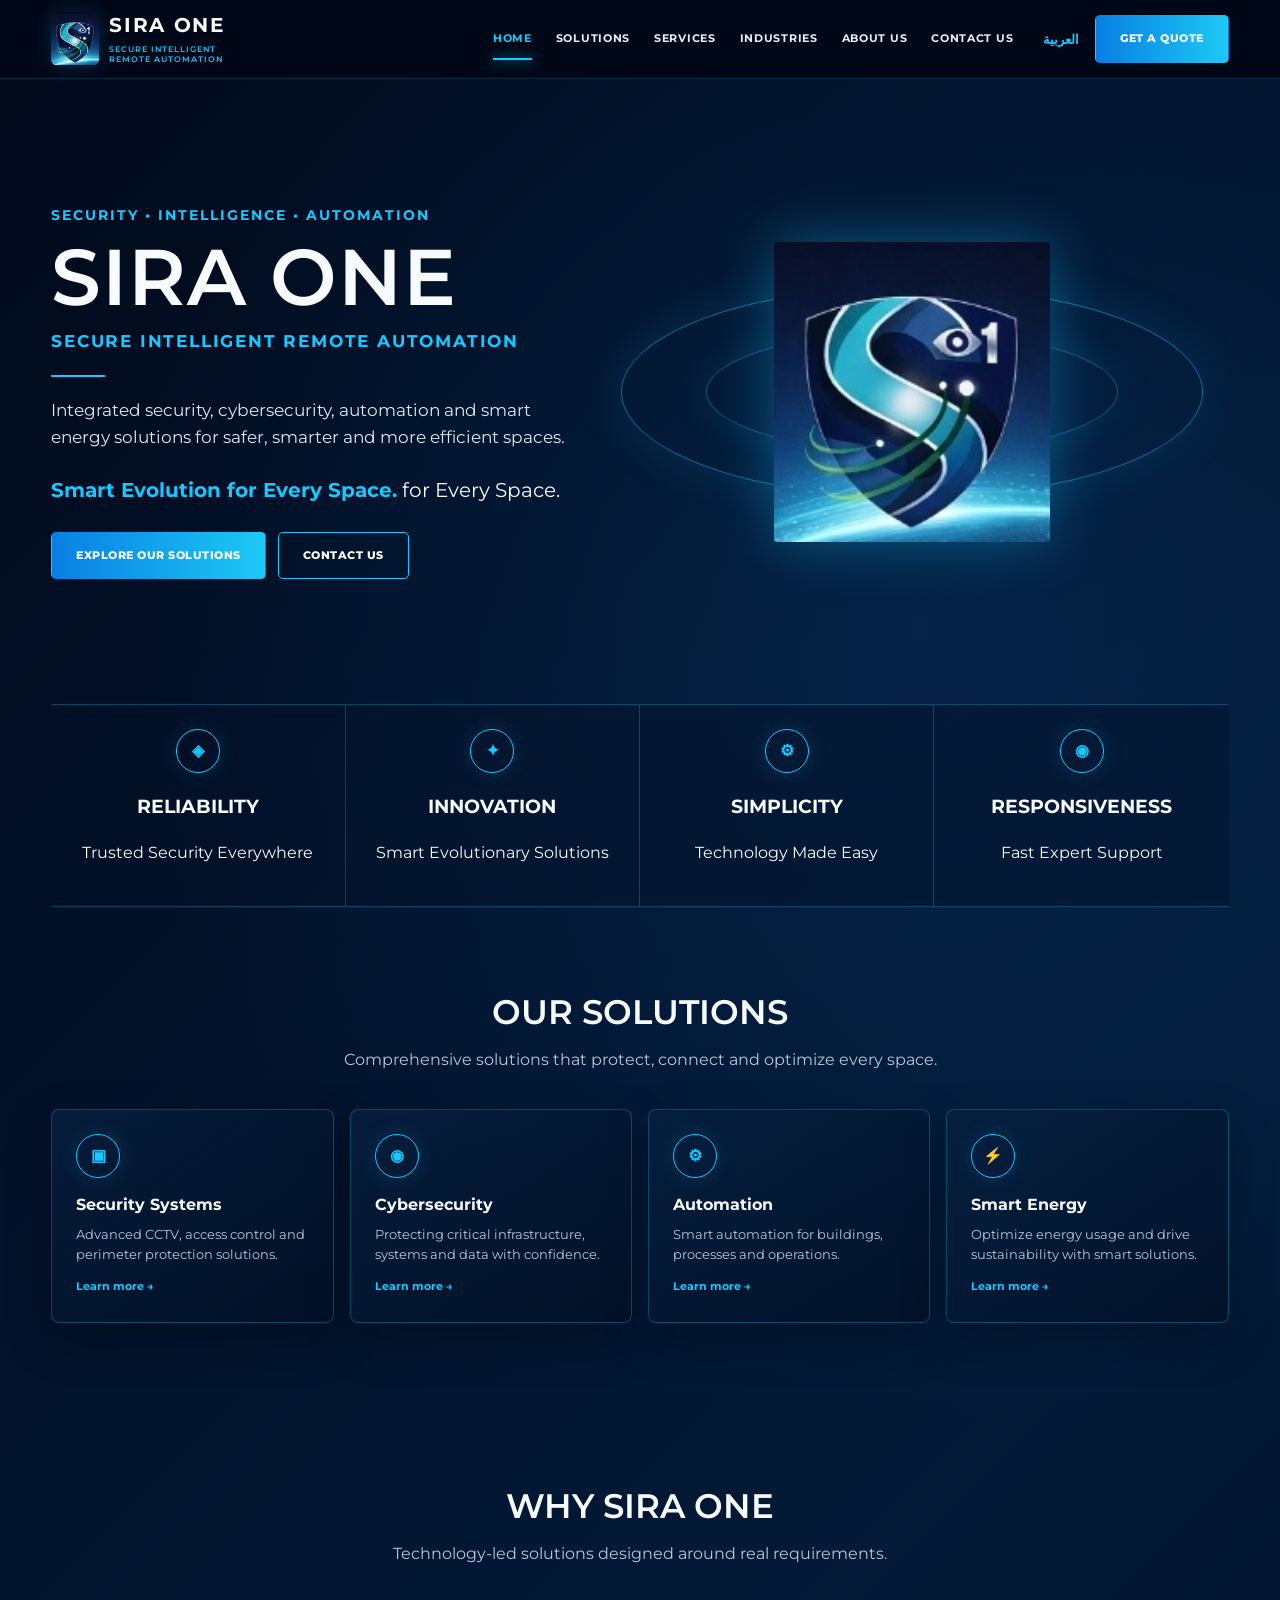
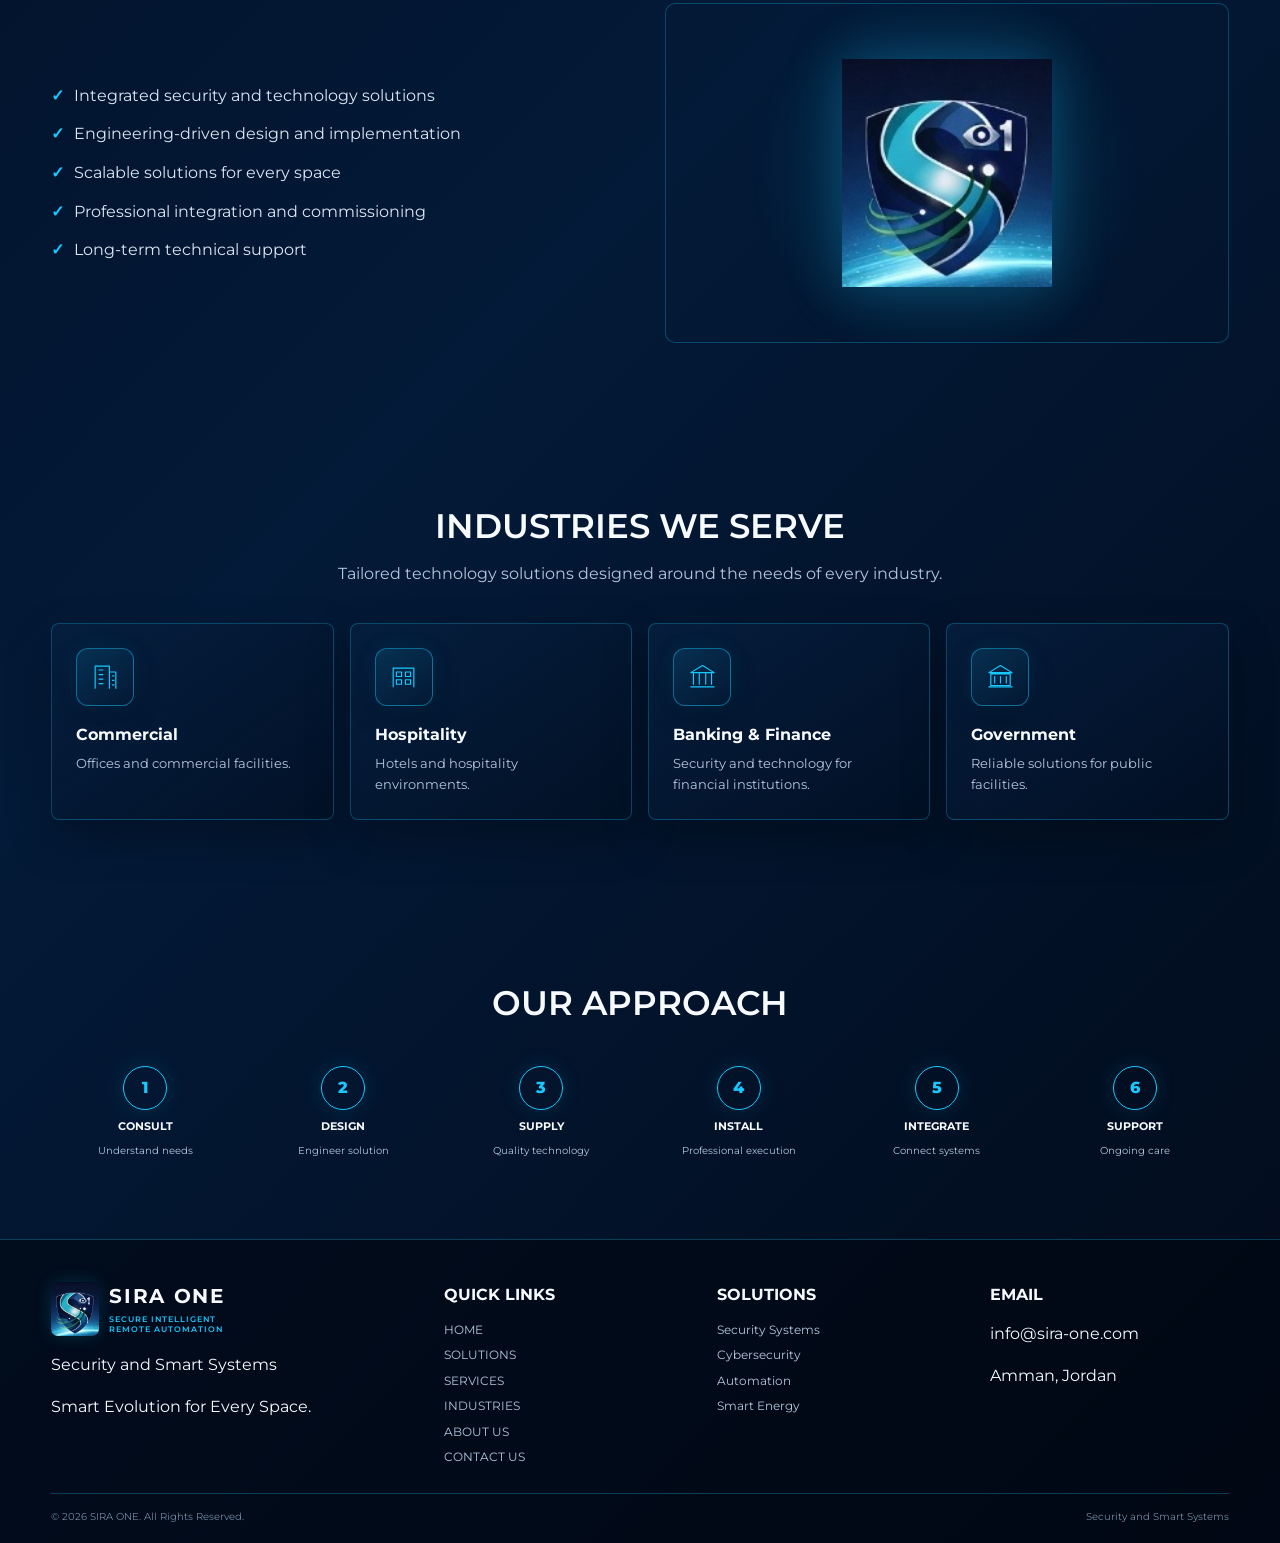
<file: index.html>
<!doctype html><html lang="en" dir="ltr"><head><meta charset="utf-8"><meta name="viewport" content="width=device-width, initial-scale=1, viewport-fit=cover">
<meta name="description" content="SIRA ONE — Secure Intelligent Remote Automation. Security, cybersecurity, smart automation and smart energy solutions.">
<link rel="preconnect" href="https://fonts.googleapis.com"><link rel="preconnect" href="https://fonts.gstatic.com" crossorigin>
<link href="https://fonts.googleapis.com/css2?family=Cairo:wght@400;500;600;700;800&family=Montserrat:wght@400;500;600;700;800&display=swap" rel="stylesheet"><link rel="stylesheet" href="style.css"><title>SIRA ONE</title></head><body>
<header><div class="container nav">
<a class="brand" href="index.html"><img class="logo" src="sira-one-logo.jpg" alt="SIRA ONE"><span><span class="brand-name">SIRA ONE</span><span class="brand-tag" data-brand-tag>SECURE INTELLIGENT<br>REMOTE AUTOMATION</span></span></a>
<nav>
<a class="active" href="index.html" data-i18n="home">HOME</a>
<a class="" href="solutions.html" data-i18n="solutions">SOLUTIONS</a>
<a class="" href="services.html" data-i18n="services">SERVICES</a>
<a class="" href="industries.html" data-i18n="industries">INDUSTRIES</a>
<a class="" href="about.html" data-i18n="about">ABOUT US</a>
<a class="" href="contact.html" data-i18n="contact">CONTACT US</a>
</nav><div class="nav-tools"><button class="lang" onclick="toggleLang()" data-lang>العربية</button><a class="btn primary" href="contact.html" data-i18n="quote">GET A QUOTE</a><button class="menu" id="mobileMenu" type="button" aria-label="Open menu" aria-expanded="false" onclick="toggleMenu()">☰</button></div>
</div></header>
<main><section class="container hero"><div class="hero-copy">
<div class="kicker" data-i18n="kicker">SECURITY • INTELLIGENCE • AUTOMATION</div><h1 data-i18n="hero">SIRA ONE</h1><div class="hero-sub" data-i18n="sub">SECURE INTELLIGENT REMOTE AUTOMATION</div><div class="hero-line"></div>
<p class="lead" data-i18n="lead">Integrated security, cybersecurity, automation and smart energy solutions for safer, smarter and more efficient spaces.</p><p class="slogan"><strong data-i18n="slogan">Smart Evolution</strong> <span>for Every Space.</span></p>
<div class="hero-actions"><a class="btn primary" href="solutions.html" data-i18n="explore">EXPLORE OUR SOLUTIONS</a><a class="btn" href="contact.html" data-i18n="contactBtn">CONTACT US</a></div></div>
<div class="visual"><img class="hero-logo" src="sira-one-logo.jpg" alt="SIRA ONE shield logo"></div></section>
<section class="values container"><div class="value"><div class="icon">◈</div><h3 data-i18n="reliability">RELIABILITY</h3><p data-i18n="rel">Trusted Security Everywhere</p></div><div class="value"><div class="icon">✦</div><h3 data-i18n="innovation">INNOVATION</h3><p data-i18n="inv">Smart Evolutionary Solutions</p></div><div class="value"><div class="icon">⚙</div><h3 data-i18n="simplicity">SIMPLICITY</h3><p data-i18n="simp">Technology Made Easy</p></div><div class="value"><div class="icon">◉</div><h3 data-i18n="responsiveness">RESPONSIVENESS</h3><p data-i18n="resp">Fast Expert Support</p></div></section>
<section class="section container"><div class="section-title"><h2 data-i18n="solutionsTitle">OUR SOLUTIONS</h2><p data-i18n="solutionsSub">Comprehensive solutions that protect, connect and optimize every space.</p></div><div class="grid">
<div class="card"><div class="icon">▣</div><h3>Security Systems</h3><p>Advanced CCTV, access control and perimeter protection solutions.</p><a href="solutions.html">Learn more →</a></div>
<div class="card"><div class="icon">◉</div><h3>Cybersecurity</h3><p>Protecting critical infrastructure, systems and data with confidence.</p><a href="solutions.html">Learn more →</a></div>
<div class="card"><div class="icon">⚙</div><h3>Automation</h3><p>Smart automation for buildings, processes and operations.</p><a href="solutions.html">Learn more →</a></div>
<div class="card"><div class="icon">⚡</div><h3>Smart Energy</h3><p>Optimize energy usage and drive sustainability with smart solutions.</p><a href="solutions.html">Learn more →</a></div>
</div></section>
<section class="section container"><div class="section-title"><h2>WHY SIRA ONE</h2><p>Technology-led solutions designed around real requirements.</p></div><div class="two-col"><div><ul class="checklist"><li>Integrated security and technology solutions</li><li>Engineering-driven design and implementation</li><li>Scalable solutions for every space</li><li>Professional integration and commissioning</li><li>Long-term technical support</li></ul></div><div class="city-art"><img src="sira-one-logo.jpg" alt="SIRA ONE"></div></div></section>
<section class="section container"><div class="section-title"><h2 data-i18n="industriesTitle">INDUSTRIES WE SERVE</h2><p data-i18n="industriesSub">Tailored technology solutions designed around the needs of every industry.</p></div><div class="grid">
<div class="card"><div class="card-icon"><svg viewBox="0 0 48 48" aria-hidden="true"><path d="M8 42V8h22v34M30 17h10v25M14 14h6M14 21h6M14 28h6M14 35h6M35 23h2M35 30h2M35 37h2"/></svg></div><h3>Commercial</h3><p>Offices and commercial facilities.</p></div><div class="card"><div class="card-icon"><svg viewBox="0 0 48 48" aria-hidden="true"><path d="M8 40V11h32v29M13 17h8v7h-8zM27 17h8v7h-8zM13 29h8v7h-8zM27 29h8v7h-8z"/></svg></div><h3>Hospitality</h3><p>Hotels and hospitality environments.</p></div><div class="card"><div class="card-icon"><svg viewBox="0 0 48 48" aria-hidden="true"><path d="M6 18h36L24 7zM10 18v18M19 18v18M29 18v18M38 18v18M6 40h36"/></svg></div><h3>Banking & Finance</h3><p>Security and technology for financial institutions.</p></div><div class="card"><div class="card-icon"><svg viewBox="0 0 48 48" aria-hidden="true"><path d="M6 18h36L24 7zM9 20h30v18H9zM15 24v10M24 24v10M33 24v10M6 40h36"/></svg></div><h3>Government</h3><p>Reliable solutions for public facilities.</p></div></div></section>
<section class="section container"><div class="section-title"><h2>OUR APPROACH</h2></div><div class="steps"><div class="step"><div class="icon">1</div><strong>CONSULT</strong><small>Understand needs</small></div><div class="step"><div class="icon">2</div><strong>DESIGN</strong><small>Engineer solution</small></div><div class="step"><div class="icon">3</div><strong>SUPPLY</strong><small>Quality technology</small></div><div class="step"><div class="icon">4</div><strong>INSTALL</strong><small>Professional execution</small></div><div class="step"><div class="icon">5</div><strong>INTEGRATE</strong><small>Connect systems</small></div><div class="step"><div class="icon">6</div><strong>SUPPORT</strong><small>Ongoing care</small></div></div></section></main>
<footer><div class="container footer-grid">
<div>
<div class="brand"><img class="logo" src="sira-one-logo.jpg" alt="SIRA ONE"><span><span class="brand-name">SIRA ONE</span><span class="brand-tag" data-brand-tag>SECURE INTELLIGENT<br>REMOTE AUTOMATION</span></span></div>
<p>Security and Smart Systems</p><p>Smart Evolution for Every Space.</p>
</div>
<div><h4>QUICK LINKS</h4><ul class="quick-links">
<li><a href="index.html">HOME</a></li><li><a href="solutions.html">SOLUTIONS</a></li><li><a href="services.html">SERVICES</a></li><li><a href="industries.html">INDUSTRIES</a></li><li><a href="about.html">ABOUT US</a></li><li><a href="contact.html">CONTACT US</a></li>
</ul></div>
<div><h4>SOLUTIONS</h4><ul class="quick-links">
<li><a href="solutions.html#security">Security Systems</a></li><li><a href="solutions.html#cybersecurity">Cybersecurity</a></li><li><a href="solutions.html#automation">Automation</a></li><li><a href="solutions.html#energy">Smart Energy</a></li>
</ul></div>
<div><h4>EMAIL</h4><a href="mailto:info@sira-one.com">info@sira-one.com</a><p>Amman, Jordan</p></div>
</div><div class="container copyright"><span>© 2026 SIRA ONE. All Rights Reserved.</span><span>Security and Smart Systems</span></div></footer><script src="script.js"></script></body></html>
</file>
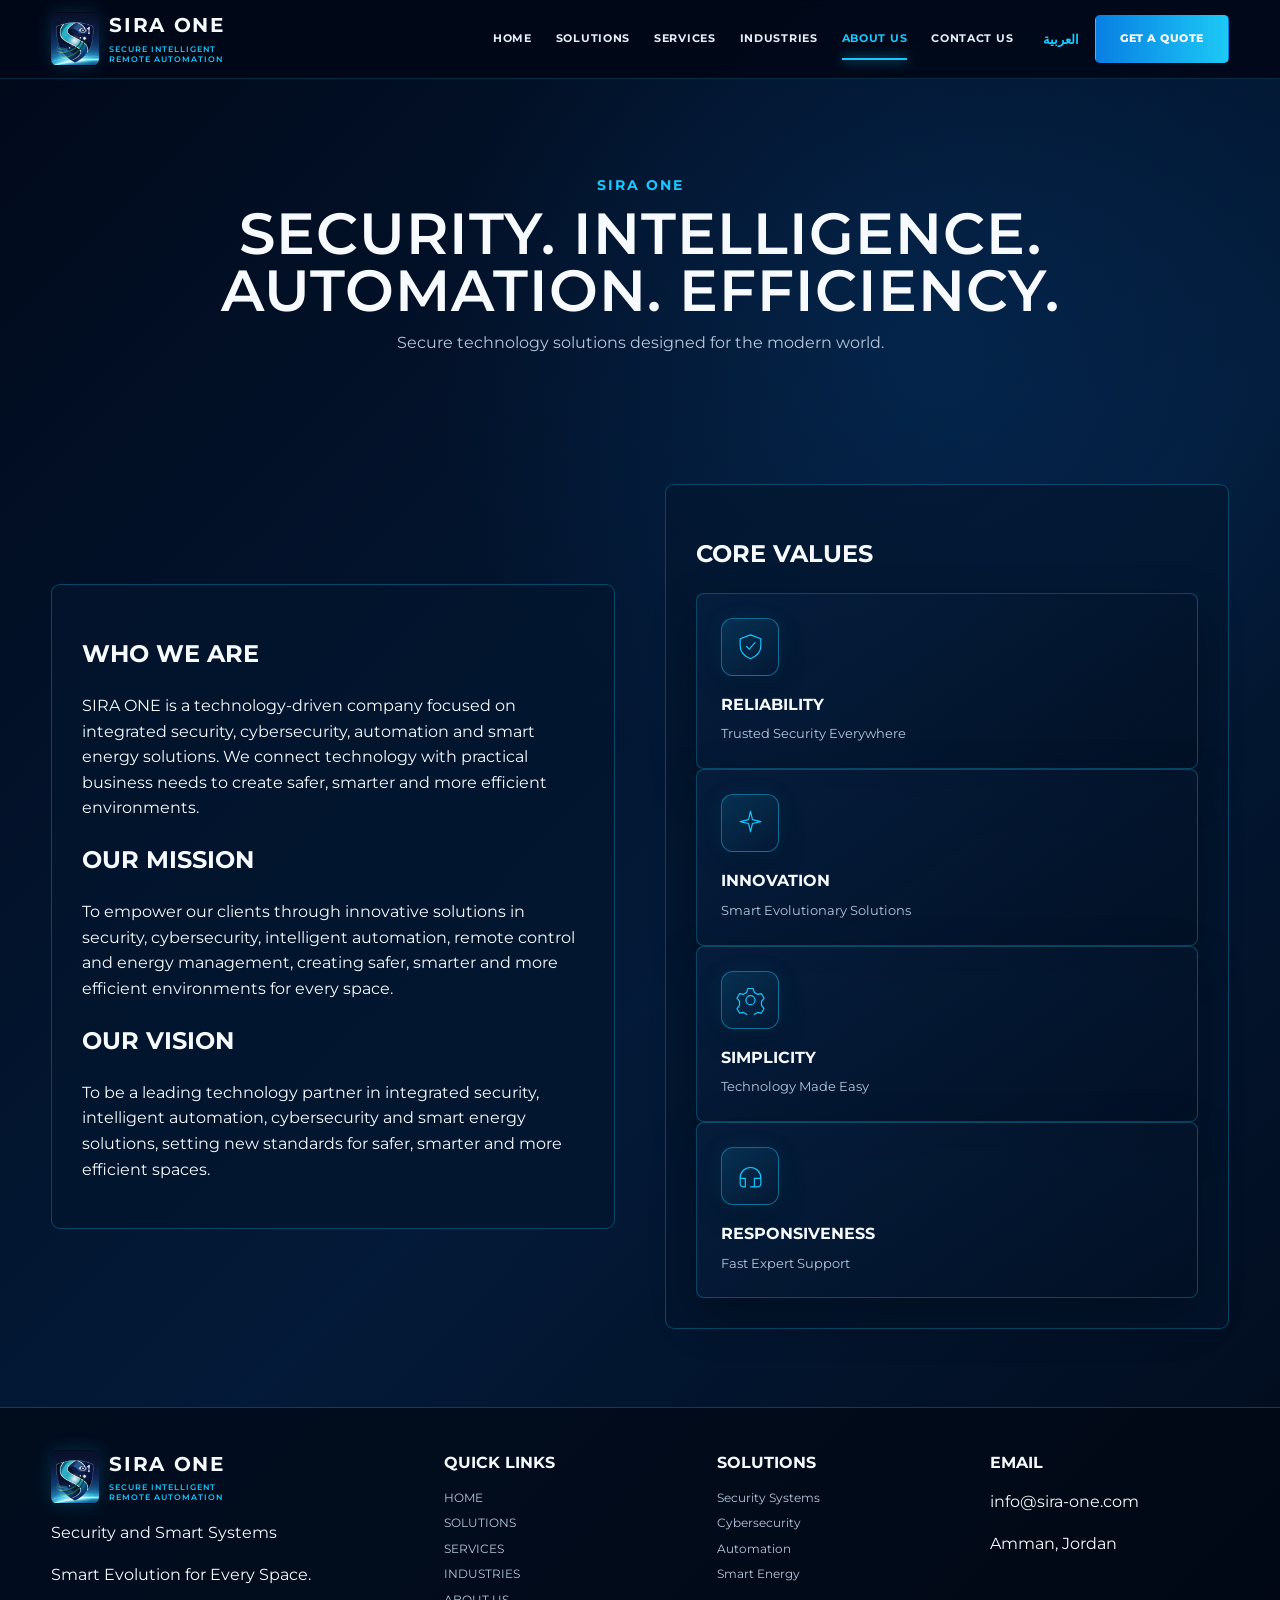
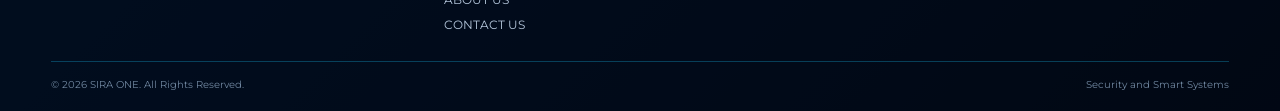
<file: about.html>
<!doctype html><html lang="en" dir="ltr"><head><meta charset="utf-8"><meta name="viewport" content="width=device-width, initial-scale=1, viewport-fit=cover">
<meta name="description" content="SIRA ONE — Secure Intelligent Remote Automation. Security, cybersecurity, smart automation and smart energy solutions.">
<link rel="preconnect" href="https://fonts.googleapis.com"><link rel="preconnect" href="https://fonts.gstatic.com" crossorigin>
<link href="https://fonts.googleapis.com/css2?family=Cairo:wght@400;500;600;700;800&family=Montserrat:wght@400;500;600;700;800&display=swap" rel="stylesheet"><link rel="stylesheet" href="style.css"><title>SIRA ONE</title></head><body>
<header><div class="container nav">
<a class="brand" href="index.html"><img class="logo" src="sira-one-logo.jpg" alt="SIRA ONE"><span><span class="brand-name">SIRA ONE</span><span class="brand-tag" data-brand-tag>SECURE INTELLIGENT<br>REMOTE AUTOMATION</span></span></a>
<nav>
<a class="" href="index.html" data-i18n="home">HOME</a>
<a class="" href="solutions.html" data-i18n="solutions">SOLUTIONS</a>
<a class="" href="services.html" data-i18n="services">SERVICES</a>
<a class="" href="industries.html" data-i18n="industries">INDUSTRIES</a>
<a class="active" href="about.html" data-i18n="about">ABOUT US</a>
<a class="" href="contact.html" data-i18n="contact">CONTACT US</a>
</nav><div class="nav-tools"><button class="lang" onclick="toggleLang()" data-lang>العربية</button><a class="btn primary" href="contact.html" data-i18n="quote">GET A QUOTE</a><button class="menu" id="mobileMenu" type="button" aria-label="Open menu" aria-expanded="false" onclick="toggleMenu()">☰</button></div>
</div></header>
<main><section class="page-hero container"><div class="kicker">SIRA ONE</div><h1 data-i18n="aboutTitle">SECURITY. INTELLIGENCE. AUTOMATION. EFFICIENCY.</h1><p>Secure technology solutions designed for the modern world.</p></section><section class="section container"><div class="two-col"><div class="about-box"><h2>WHO WE ARE</h2><p>SIRA ONE is a technology-driven company focused on integrated security, cybersecurity, automation and smart energy solutions. We connect technology with practical business needs to create safer, smarter and more efficient environments.</p><h2>OUR MISSION</h2><p>To empower our clients through innovative solutions in security, cybersecurity, intelligent automation, remote control and energy management, creating safer, smarter and more efficient environments for every space.</p><h2>OUR VISION</h2><p>To be a leading technology partner in integrated security, intelligent automation, cybersecurity and smart energy solutions, setting new standards for safer, smarter and more efficient spaces.</p></div><div class="about-box"><h2>CORE VALUES</h2><div class="card"><div class="card-icon"><svg viewBox="0 0 48 48" aria-hidden="true"><path d="M24 6l16 6v11c0 10-6 16-16 20C14 39 8 33 8 23V12zM18 24l4 4 9-10"/></svg></div><h3>RELIABILITY</h3><p>Trusted Security Everywhere</p></div><div class="card"><div class="card-icon"><svg viewBox="0 0 48 48" aria-hidden="true"><path d="M24 5l3 13 13 3-13 3-3 13-3-13-13-3 13-3z"/></svg></div><h3>INNOVATION</h3><p>Smart Evolutionary Solutions</p></div><div class="card"><div class="card-icon"><svg viewBox="0 0 48 48" aria-hidden="true"><path d="M20 7h8l2 6 5 3 6-1 4 7-4 5v6l4 5-4 7-6-1-5 3-2 6h-8l-2-6-5-3-6 1-4-7 4-5v-6l-4-5 4-7 6 1 5-3z"/><circle cx="24" cy="25" r="7"/></svg></div><h3>SIMPLICITY</h3><p>Technology Made Easy</p></div><div class="card"><div class="card-icon"><svg viewBox="0 0 48 48" aria-hidden="true"><path d="M8 26a16 16 0 0 1 32 0v9a5 5 0 0 1-5 5h-5V27h10M8 27h8v13h-3a5 5 0 0 1-5-5zM24 40h5"/></svg></div><h3>RESPONSIVENESS</h3><p>Fast Expert Support</p></div></div></div></section></main>
<footer><div class="container footer-grid">
<div>
<div class="brand"><img class="logo" src="sira-one-logo.jpg" alt="SIRA ONE"><span><span class="brand-name">SIRA ONE</span><span class="brand-tag" data-brand-tag>SECURE INTELLIGENT<br>REMOTE AUTOMATION</span></span></div>
<p>Security and Smart Systems</p><p>Smart Evolution for Every Space.</p>
</div>
<div><h4>QUICK LINKS</h4><ul class="quick-links">
<li><a href="index.html">HOME</a></li><li><a href="solutions.html">SOLUTIONS</a></li><li><a href="services.html">SERVICES</a></li><li><a href="industries.html">INDUSTRIES</a></li><li><a href="about.html">ABOUT US</a></li><li><a href="contact.html">CONTACT US</a></li>
</ul></div>
<div><h4>SOLUTIONS</h4><ul class="quick-links">
<li><a href="solutions.html#security">Security Systems</a></li><li><a href="solutions.html#cybersecurity">Cybersecurity</a></li><li><a href="solutions.html#automation">Automation</a></li><li><a href="solutions.html#energy">Smart Energy</a></li>
</ul></div>
<div><h4>EMAIL</h4><a href="mailto:info@sira-one.com">info@sira-one.com</a><p>Amman, Jordan</p></div>
</div><div class="container copyright"><span>© 2026 SIRA ONE. All Rights Reserved.</span><span>Security and Smart Systems</span></div></footer><script src="script.js"></script></body></html>
</file>
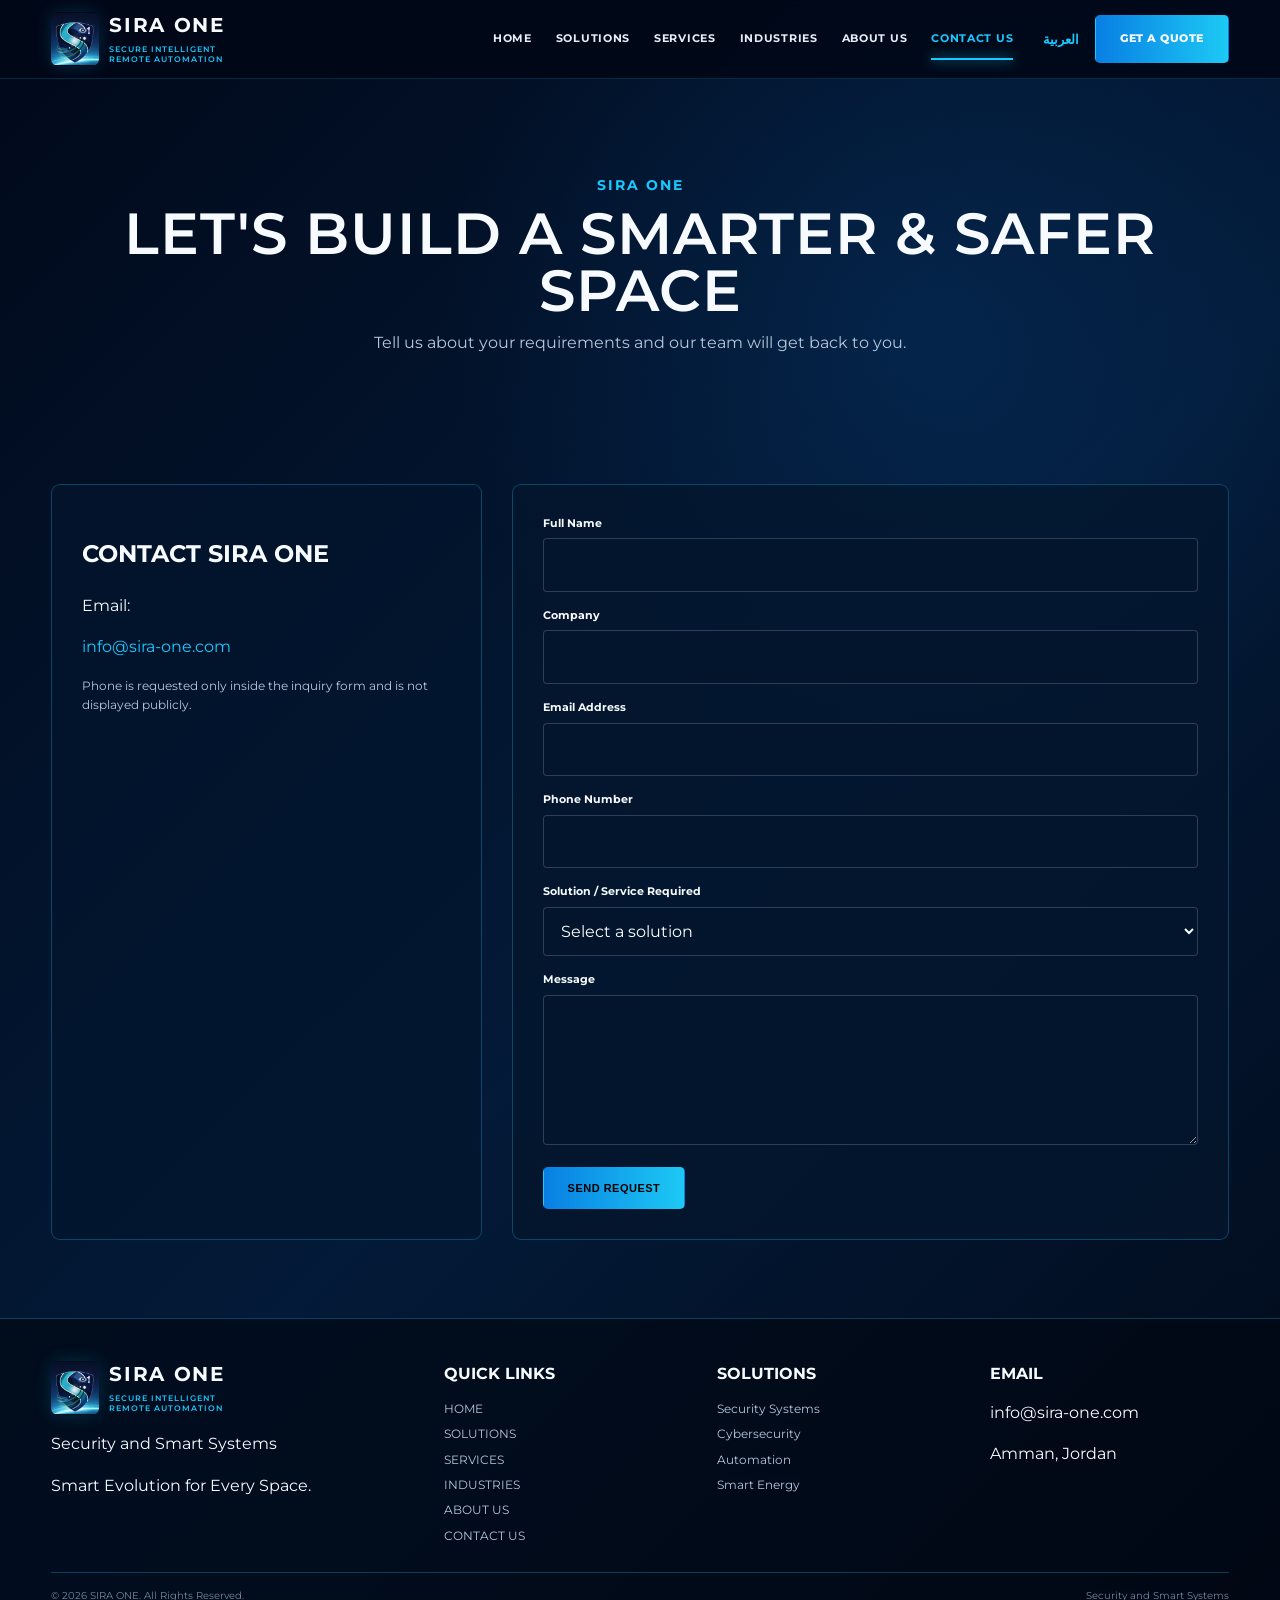
<file: contact.html>
<!doctype html><html lang="en" dir="ltr"><head><meta charset="utf-8"><meta name="viewport" content="width=device-width, initial-scale=1, viewport-fit=cover">
<meta name="description" content="SIRA ONE — Secure Intelligent Remote Automation. Security, cybersecurity, smart automation and smart energy solutions.">
<link rel="preconnect" href="https://fonts.googleapis.com"><link rel="preconnect" href="https://fonts.gstatic.com" crossorigin>
<link href="https://fonts.googleapis.com/css2?family=Cairo:wght@400;500;600;700;800&family=Montserrat:wght@400;500;600;700;800&display=swap" rel="stylesheet"><link rel="stylesheet" href="style.css"><title>SIRA ONE</title></head><body>
<header><div class="container nav">
<a class="brand" href="index.html"><img class="logo" src="sira-one-logo.jpg" alt="SIRA ONE"><span><span class="brand-name">SIRA ONE</span><span class="brand-tag" data-brand-tag>SECURE INTELLIGENT<br>REMOTE AUTOMATION</span></span></a>
<nav>
<a class="" href="index.html" data-i18n="home">HOME</a>
<a class="" href="solutions.html" data-i18n="solutions">SOLUTIONS</a>
<a class="" href="services.html" data-i18n="services">SERVICES</a>
<a class="" href="industries.html" data-i18n="industries">INDUSTRIES</a>
<a class="" href="about.html" data-i18n="about">ABOUT US</a>
<a class="active" href="contact.html" data-i18n="contact">CONTACT US</a>
</nav><div class="nav-tools"><button class="lang" onclick="toggleLang()" data-lang>العربية</button><a class="btn primary" href="contact.html" data-i18n="quote">GET A QUOTE</a><button class="menu" id="mobileMenu" type="button" aria-label="Open menu" aria-expanded="false" onclick="toggleMenu()">☰</button></div>
</div></header>
<main><section class="page-hero container"><div class="kicker">SIRA ONE</div><h1 data-i18n="contactTitle">LET'S BUILD A SMARTER & SAFER SPACE</h1><p>Tell us about your requirements and our team will get back to you.</p></section><section class="section container"><div class="form-wrap"><div class="about-box"><h2>CONTACT SIRA ONE</h2><p>Email:</p><p><a style="color:var(--cyan)" href="mailto:info@sira-one.com">info@sira-one.com</a></p><p style="color:var(--muted);font-size:12px">Phone is requested only inside the inquiry form and is not displayed publicly.</p></div><div class="form-card">
<form action="https://formspree.io/f/YOUR_FORM_ID" method="POST">
<label data-i18n="name">Full Name</label><input name="name" required>
<label data-i18n="company">Company</label><input name="company">
<label data-i18n="email">Email Address</label><input type="email" name="email" required>
<label data-i18n="phone">Phone Number</label><input type="tel" name="phone" required>
<label data-i18n="solution">Solution / Service Required</label><select name="solution" required><option value="" data-i18n="select">Select a solution</option><option>Video Surveillance</option><option>Access Control</option><option>Cybersecurity</option><option>Smart Automation</option><option>Smart Energy Management</option><option>Other</option></select>
<label data-i18n="message">Message</label><textarea name="message" required></textarea><input type="hidden" name="_subject" value="New SIRA ONE Website Inquiry">
<button class="btn primary" type="submit" data-i18n="send">SEND REQUEST</button></form></div></div></section></main>
<footer><div class="container footer-grid">
<div>
<div class="brand"><img class="logo" src="sira-one-logo.jpg" alt="SIRA ONE"><span><span class="brand-name">SIRA ONE</span><span class="brand-tag" data-brand-tag>SECURE INTELLIGENT<br>REMOTE AUTOMATION</span></span></div>
<p>Security and Smart Systems</p><p>Smart Evolution for Every Space.</p>
</div>
<div><h4>QUICK LINKS</h4><ul class="quick-links">
<li><a href="index.html">HOME</a></li><li><a href="solutions.html">SOLUTIONS</a></li><li><a href="services.html">SERVICES</a></li><li><a href="industries.html">INDUSTRIES</a></li><li><a href="about.html">ABOUT US</a></li><li><a href="contact.html">CONTACT US</a></li>
</ul></div>
<div><h4>SOLUTIONS</h4><ul class="quick-links">
<li><a href="solutions.html#security">Security Systems</a></li><li><a href="solutions.html#cybersecurity">Cybersecurity</a></li><li><a href="solutions.html#automation">Automation</a></li><li><a href="solutions.html#energy">Smart Energy</a></li>
</ul></div>
<div><h4>EMAIL</h4><a href="mailto:info@sira-one.com">info@sira-one.com</a><p>Amman, Jordan</p></div>
</div><div class="container copyright"><span>© 2026 SIRA ONE. All Rights Reserved.</span><span>Security and Smart Systems</span></div></footer><script src="script.js"></script></body></html>
</file>
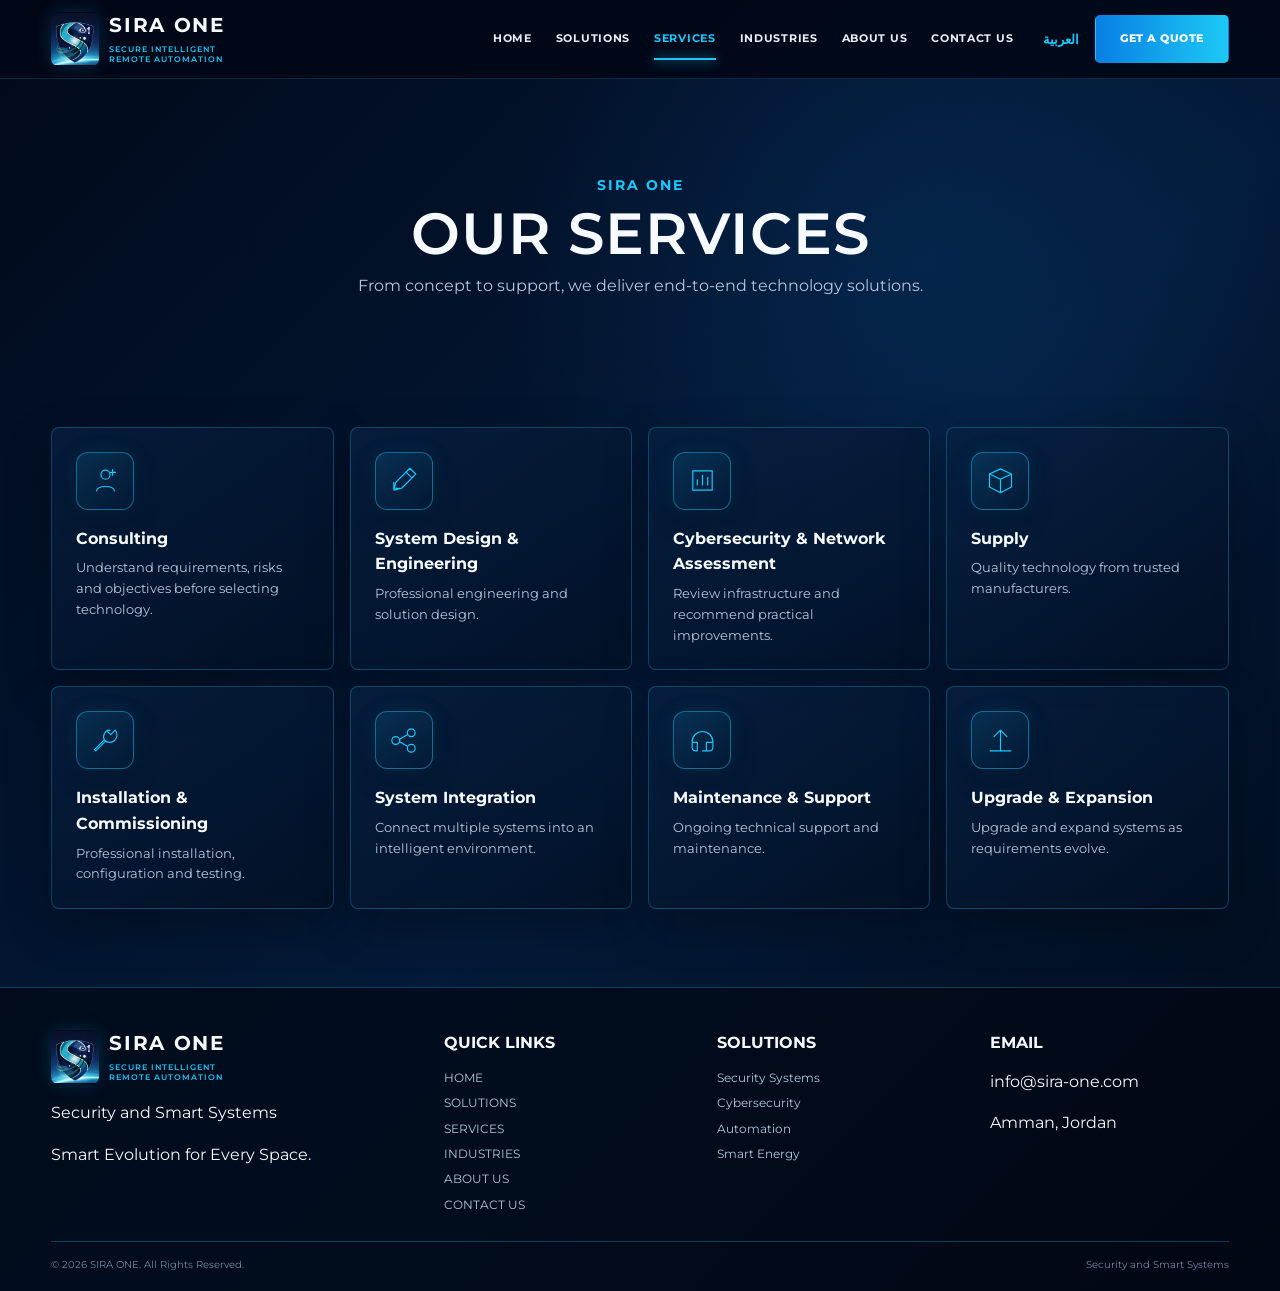
<file: services.html>
<!doctype html><html lang="en" dir="ltr"><head><meta charset="utf-8"><meta name="viewport" content="width=device-width, initial-scale=1, viewport-fit=cover">
<meta name="description" content="SIRA ONE — Secure Intelligent Remote Automation. Security, cybersecurity, smart automation and smart energy solutions.">
<link rel="preconnect" href="https://fonts.googleapis.com"><link rel="preconnect" href="https://fonts.gstatic.com" crossorigin>
<link href="https://fonts.googleapis.com/css2?family=Cairo:wght@400;500;600;700;800&family=Montserrat:wght@400;500;600;700;800&display=swap" rel="stylesheet"><link rel="stylesheet" href="style.css"><title>SIRA ONE</title></head><body>
<header><div class="container nav">
<a class="brand" href="index.html"><img class="logo" src="sira-one-logo.jpg" alt="SIRA ONE"><span><span class="brand-name">SIRA ONE</span><span class="brand-tag" data-brand-tag>SECURE INTELLIGENT<br>REMOTE AUTOMATION</span></span></a>
<nav>
<a class="" href="index.html" data-i18n="home">HOME</a>
<a class="" href="solutions.html" data-i18n="solutions">SOLUTIONS</a>
<a class="active" href="services.html" data-i18n="services">SERVICES</a>
<a class="" href="industries.html" data-i18n="industries">INDUSTRIES</a>
<a class="" href="about.html" data-i18n="about">ABOUT US</a>
<a class="" href="contact.html" data-i18n="contact">CONTACT US</a>
</nav><div class="nav-tools"><button class="lang" onclick="toggleLang()" data-lang>العربية</button><a class="btn primary" href="contact.html" data-i18n="quote">GET A QUOTE</a><button class="menu" id="mobileMenu" type="button" aria-label="Open menu" aria-expanded="false" onclick="toggleMenu()">☰</button></div>
</div></header>
<main><section class="page-hero container"><div class="kicker">SIRA ONE</div><h1 data-i18n="servicesTitle">OUR SERVICES</h1><p data-i18n="servicesSub">From concept to support, we deliver end-to-end technology solutions.</p></section><section class="section container"><div class="grid">
<div class="card"><div class="card-icon"><svg viewBox="0 0 48 48" aria-hidden="true"><circle cx="24" cy="15" r="7"/><path d="M10 40c2-9 26-9 28 0M35 7v9M30.5 11.5h9"/></svg></div><h3>Consulting</h3><p>Understand requirements, risks and objectives before selecting technology.</p></div><div class="card"><div class="card-icon"><svg viewBox="0 0 48 48" aria-hidden="true"><path d="M9 39L12 27 34 5l9 9-22 22zM28 11l9 9M18 36H9v-9"/></svg></div><h3>System Design & Engineering</h3><p>Professional engineering and solution design.</p></div><div class="card"><div class="card-icon"><svg viewBox="0 0 48 48" aria-hidden="true"><path d="M9 39V9h30v30zM16 31v-8M24 31V16M32 31v-12"/></svg></div><h3>Cybersecurity & Network Assessment</h3><p>Review infrastructure and recommend practical improvements.</p></div><div class="card"><div class="card-icon"><svg viewBox="0 0 48 48" aria-hidden="true"><path d="M7 14l17-8 17 8-17 8zM7 14v20l17 9 17-9V14M24 22v21"/></svg></div><h3>Supply</h3><p>Quality technology from trusted manufacturers.</p></div><div class="card"><div class="card-icon"><svg viewBox="0 0 48 48" aria-hidden="true"><path d="M31 8a10 10 0 0 0-7 17L9 40l-2-2 15-15A10 10 0 0 0 39 8l-7 7-6-6z"/></svg></div><h3>Installation & Commissioning</h3><p>Professional installation, configuration and testing.</p></div><div class="card"><div class="card-icon"><svg viewBox="0 0 48 48" aria-hidden="true"><circle cx="12" cy="24" r="6"/><circle cx="36" cy="12" r="6"/><circle cx="36" cy="36" r="6"/><path d="M18 22l12-7M18 26l12 7"/></svg></div><h3>System Integration</h3><p>Connect multiple systems into an intelligent environment.</p></div><div class="card"><div class="card-icon"><svg viewBox="0 0 48 48" aria-hidden="true"><path d="M8 26a16 16 0 0 1 32 0v9a5 5 0 0 1-5 5h-5V27h10M8 27h8v13h-3a5 5 0 0 1-5-5zM24 40h5"/></svg></div><h3>Maintenance & Support</h3><p>Ongoing technical support and maintenance.</p></div><div class="card"><div class="card-icon"><svg viewBox="0 0 48 48" aria-hidden="true"><path d="M24 40V8M14 18l10-10 10 10M8 40h32"/></svg></div><h3>Upgrade & Expansion</h3><p>Upgrade and expand systems as requirements evolve.</p></div>
</div></section></main>
<footer><div class="container footer-grid">
<div>
<div class="brand"><img class="logo" src="sira-one-logo.jpg" alt="SIRA ONE"><span><span class="brand-name">SIRA ONE</span><span class="brand-tag" data-brand-tag>SECURE INTELLIGENT<br>REMOTE AUTOMATION</span></span></div>
<p>Security and Smart Systems</p><p>Smart Evolution for Every Space.</p>
</div>
<div><h4>QUICK LINKS</h4><ul class="quick-links">
<li><a href="index.html">HOME</a></li><li><a href="solutions.html">SOLUTIONS</a></li><li><a href="services.html">SERVICES</a></li><li><a href="industries.html">INDUSTRIES</a></li><li><a href="about.html">ABOUT US</a></li><li><a href="contact.html">CONTACT US</a></li>
</ul></div>
<div><h4>SOLUTIONS</h4><ul class="quick-links">
<li><a href="solutions.html#security">Security Systems</a></li><li><a href="solutions.html#cybersecurity">Cybersecurity</a></li><li><a href="solutions.html#automation">Automation</a></li><li><a href="solutions.html#energy">Smart Energy</a></li>
</ul></div>
<div><h4>EMAIL</h4><a href="mailto:info@sira-one.com">info@sira-one.com</a><p>Amman, Jordan</p></div>
</div><div class="container copyright"><span>© 2026 SIRA ONE. All Rights Reserved.</span><span>Security and Smart Systems</span></div></footer><script src="script.js"></script></body></html>
</file>
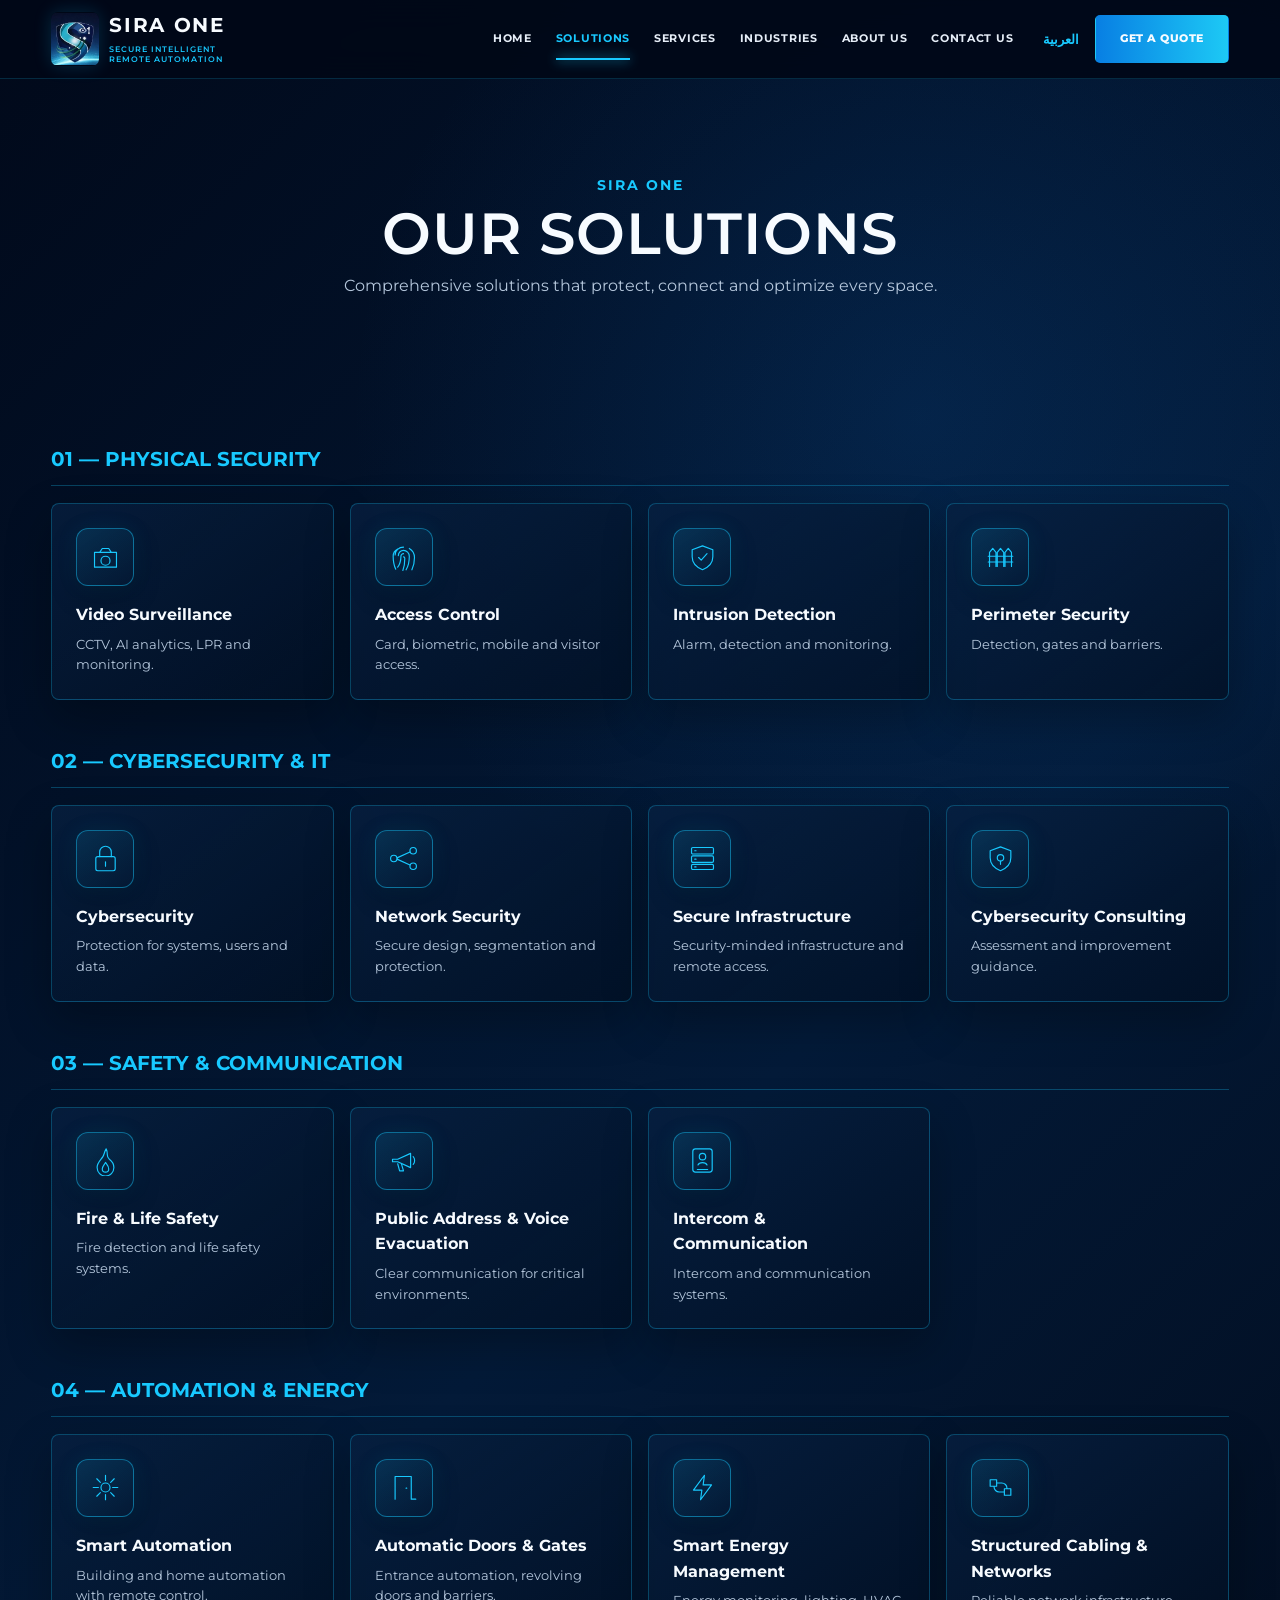
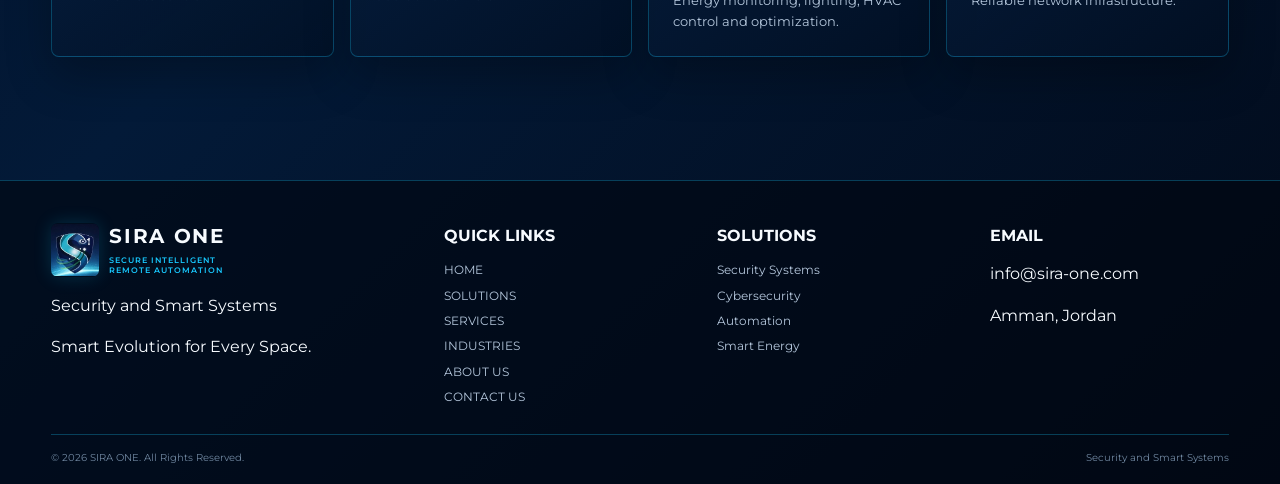
<file: solutions.html>
<!doctype html><html lang="en" dir="ltr"><head><meta charset="utf-8"><meta name="viewport" content="width=device-width, initial-scale=1, viewport-fit=cover">
<meta name="description" content="SIRA ONE — Secure Intelligent Remote Automation. Security, cybersecurity, smart automation and smart energy solutions.">
<link rel="preconnect" href="https://fonts.googleapis.com"><link rel="preconnect" href="https://fonts.gstatic.com" crossorigin>
<link href="https://fonts.googleapis.com/css2?family=Cairo:wght@400;500;600;700;800&family=Montserrat:wght@400;500;600;700;800&display=swap" rel="stylesheet"><link rel="stylesheet" href="style.css"><title>SIRA ONE</title></head><body>
<header><div class="container nav">
<a class="brand" href="index.html"><img class="logo" src="sira-one-logo.jpg" alt="SIRA ONE"><span><span class="brand-name">SIRA ONE</span><span class="brand-tag" data-brand-tag>SECURE INTELLIGENT<br>REMOTE AUTOMATION</span></span></a>
<nav>
<a class="" href="index.html" data-i18n="home">HOME</a>
<a class="active" href="solutions.html" data-i18n="solutions">SOLUTIONS</a>
<a class="" href="services.html" data-i18n="services">SERVICES</a>
<a class="" href="industries.html" data-i18n="industries">INDUSTRIES</a>
<a class="" href="about.html" data-i18n="about">ABOUT US</a>
<a class="" href="contact.html" data-i18n="contact">CONTACT US</a>
</nav><div class="nav-tools"><button class="lang" onclick="toggleLang()" data-lang>العربية</button><a class="btn primary" href="contact.html" data-i18n="quote">GET A QUOTE</a><button class="menu" id="mobileMenu" type="button" aria-label="Open menu" aria-expanded="false" onclick="toggleMenu()">☰</button></div>
</div></header>
<main><section class="page-hero container"><div class="kicker">SIRA ONE</div><h1 data-i18n="solutionsTitle">OUR SOLUTIONS</h1><p data-i18n="solutionsSub">Comprehensive solutions that protect, connect and optimize every space.</p></section><section class="section container">
<div class="group" id="security"><h2>01 — PHYSICAL SECURITY</h2><div class="grid"><div class="card"><div class="card-icon"><svg viewBox="0 0 48 48" aria-hidden="true"><path d="M7 16h34v23H7zM15 16l4-6h10l4 6M24 22a7 7 0 1 0 0 14 7 7 0 0 0 0-14z"/></svg></div><h3>Video Surveillance</h3><p>CCTV, AI analytics, LPR and monitoring.</p></div><div class="card"><div class="card-icon"><svg viewBox="0 0 48 48" aria-hidden="true"><path d="M24 8c-7 0-13 5-13 12M24 13c-4 0-8 3-8 8M24 18c-2 0-4 2-4 4 0 9-2 13-5 17M24 13c5 0 9 4 9 9 0 10-2 16-5 21M33 10c5 3 8 8 8 14 0 7-1 13-4 19M15 11c-4 2-7 6-7 11 0 8 1 14 4 20M24 23c1 0 2 1 2 2 0 8-1 14-3 19"/></svg></div><h3>Access Control</h3><p>Card, biometric, mobile and visitor access.</p></div><div class="card"><div class="card-icon"><svg viewBox="0 0 48 48" aria-hidden="true"><path d="M24 6l16 6v11c0 10-6 16-16 20C14 39 8 33 8 23V12zM18 24l4 4 9-10"/></svg></div><h3>Intrusion Detection</h3><p>Alarm, detection and monitoring.</p></div><div class="card"><div class="card-icon"><svg viewBox="0 0 48 48" aria-hidden="true"><path d="M7 38V16l5-6 5 6v22M19 38V16l5-6 5 6v22M31 38V16l5-6 5 6v22M5 22h38M5 31h38"/></svg></div><h3>Perimeter Security</h3><p>Detection, gates and barriers.</p></div></div></div>
<div class="group" id="cybersecurity"><h2>02 — CYBERSECURITY & IT</h2><div class="grid"><div class="card"><div class="card-icon"><svg viewBox="0 0 48 48" aria-hidden="true"><rect x="9" y="21" width="30" height="22" rx="3"/><path d="M15 21v-7a9 9 0 0 1 18 0v7M24 29v7"/></svg></div><h3>Cybersecurity</h3><p>Protection for systems, users and data.</p></div><div class="card"><div class="card-icon"><svg viewBox="0 0 48 48" aria-hidden="true"><circle cx="9" cy="24" r="5"/><circle cx="39" cy="12" r="5"/><circle cx="39" cy="36" r="5"/><path d="M14 23l20-9M14 25l20 9"/></svg></div><h3>Network Security</h3><p>Secure design, segmentation and protection.</p></div><div class="card"><div class="card-icon"><svg viewBox="0 0 48 48" aria-hidden="true"><rect x="7" y="7" width="34" height="10" rx="2"/><rect x="7" y="20" width="34" height="10" rx="2"/><rect x="7" y="33" width="34" height="8" rx="2"/><path d="M12 12h2M12 25h2M12 37h2"/></svg></div><h3>Secure Infrastructure</h3><p>Security-minded infrastructure and remote access.</p></div><div class="card"><div class="card-icon"><svg viewBox="0 0 48 48" aria-hidden="true"><path d="M24 6l16 6v11c0 10-6 16-16 20C14 39 8 33 8 23V12z"/><circle cx="24" cy="23" r="5"/><path d="M24 28v5"/></svg></div><h3>Cybersecurity Consulting</h3><p>Assessment and improvement guidance.</p></div></div></div>
<div class="group"><h2>03 — SAFETY & COMMUNICATION</h2><div class="grid"><div class="card"><div class="card-icon"><svg viewBox="0 0 48 48" aria-hidden="true"><path d="M25 6c4 8-1 11 5 16 4 3 7 8 7 13a13 13 0 0 1-26 0c0-8 6-12 9-17 2-3 2-7 5-12zM24 27c3 4 5 6 5 10a5 5 0 0 1-10 0c0-4 3-6 5-10z"/></svg></div><h3>Fire & Life Safety</h3><p>Fire detection and life safety systems.</p></div><div class="card"><div class="card-icon"><svg viewBox="0 0 48 48" aria-hidden="true"><path d="M7 22h8l20-9v22l-20-9H7zM15 29l3 11h6l-3-10M39 18c3 3 3 9 0 12"/></svg></div><h3>Public Address & Voice Evacuation</h3><p>Clear communication for critical environments.</p></div><div class="card"><div class="card-icon"><svg viewBox="0 0 48 48" aria-hidden="true"><rect x="9" y="6" width="30" height="36" rx="4"/><circle cx="24" cy="18" r="5"/><path d="M17 31c2-5 12-5 14 0M16 38h16"/></svg></div><h3>Intercom & Communication</h3><p>Intercom and communication systems.</p></div></div></div>
<div class="group" id="automation"><h2>04 — AUTOMATION & ENERGY</h2><div class="grid"><div class="card"><div class="card-icon"><svg viewBox="0 0 48 48" aria-hidden="true"><circle cx="24" cy="24" r="7"/><path d="M24 5v8M24 35v8M5 24h8M35 24h8M10.5 10.5l5.5 5.5M32 32l5.5 5.5M37.5 10.5L32 16M16 32l-5.5 5.5"/></svg></div><h3>Smart Automation</h3><p>Building and home automation with remote control.</p></div><div class="card"><div class="card-icon"><svg viewBox="0 0 48 48" aria-hidden="true"><path d="M11 42V7h25v35M36 42h7M28 25h1"/></svg></div><h3>Automatic Doors & Gates</h3><p>Entrance automation, revolving doors and barriers.</p></div><div class="card"><div class="card-icon"><svg viewBox="0 0 48 48" aria-hidden="true"><path d="M27 5L10 28h13l-2 15 17-23H25z"/></svg></div><h3>Smart Energy Management</h3><p>Energy monitoring, lighting, HVAC control and optimization.</p></div><div class="card"><div class="card-icon"><svg viewBox="0 0 48 48" aria-hidden="true"><path d="M8 12h10v10H8zM30 26h10v10H30zM18 17h8a8 8 0 0 1 8 8v1M30 31h-8a8 8 0 0 1-8-8v-1"/></svg></div><h3>Structured Cabling & Networks</h3><p>Reliable network infrastructure.</p></div></div></div></section></main>
<footer><div class="container footer-grid">
<div>
<div class="brand"><img class="logo" src="sira-one-logo.jpg" alt="SIRA ONE"><span><span class="brand-name">SIRA ONE</span><span class="brand-tag" data-brand-tag>SECURE INTELLIGENT<br>REMOTE AUTOMATION</span></span></div>
<p>Security and Smart Systems</p><p>Smart Evolution for Every Space.</p>
</div>
<div><h4>QUICK LINKS</h4><ul class="quick-links">
<li><a href="index.html">HOME</a></li><li><a href="solutions.html">SOLUTIONS</a></li><li><a href="services.html">SERVICES</a></li><li><a href="industries.html">INDUSTRIES</a></li><li><a href="about.html">ABOUT US</a></li><li><a href="contact.html">CONTACT US</a></li>
</ul></div>
<div><h4>SOLUTIONS</h4><ul class="quick-links">
<li><a href="solutions.html#security">Security Systems</a></li><li><a href="solutions.html#cybersecurity">Cybersecurity</a></li><li><a href="solutions.html#automation">Automation</a></li><li><a href="solutions.html#energy">Smart Energy</a></li>
</ul></div>
<div><h4>EMAIL</h4><a href="mailto:info@sira-one.com">info@sira-one.com</a><p>Amman, Jordan</p></div>
</div><div class="container copyright"><span>© 2026 SIRA ONE. All Rights Reserved.</span><span>Security and Smart Systems</span></div></footer><script src="script.js"></script></body></html>
</file>
<file: style.css>
:root{
--navy:#020b1f;--navy2:#061a38;--panel:rgba(4,24,52,.78);
--cyan:#18c9ff;--cyan2:#0ba7ee;--white:#f7fbff;--muted:#b5c7dc;
--line:rgba(24,201,255,.28);--shadow:0 18px 45px rgba(0,0,0,.28)
}
*{box-sizing:border-box}
html{scroll-behavior:smooth}
body{margin:0;background:radial-gradient(circle at 72% 20%,rgba(13,102,190,.18),transparent 30%),linear-gradient(135deg,#01091a,#031a38 55%,#020a19);color:var(--white);font-family:"Montserrat",Arial,sans-serif;line-height:1.6}
body.rtl{direction:rtl;font-family:"Cairo","Segoe UI",Tahoma,Arial,sans-serif}
a{text-decoration:none;color:inherit}
.container{width:min(1180px,92%);margin:auto}
header{position:sticky;top:0;z-index:50;background:rgba(1,8,23,.92);backdrop-filter:blur(16px);border-bottom:1px solid rgba(24,201,255,.18)}
.nav{height:78px;display:flex;align-items:center;gap:24px}
.brand{display:flex;align-items:center;gap:10px;min-width:255px}
.logo{width:48px;height:54px;object-fit:contain;border-radius:7px;box-shadow:0 0 18px rgba(24,201,255,.18)}
.brand-name{font-size:20px;font-weight:700;letter-spacing:1.7px;line-height:1.05}
.brand-tag{font-size:8px;line-height:1.25;color:var(--cyan);letter-spacing:1px;font-weight:600;display:block;margin-top:4px}
nav{display:flex;gap:24px;align-items:center;justify-content:flex-end;flex:1}
nav a{font-size:11px;font-weight:700;letter-spacing:.7px;color:#e6eef8}
nav a:hover,nav a.active{color:var(--cyan)}
nav a.active{position:relative}nav a.active:after{content:"";position:absolute;left:0;right:0;bottom:-12px;height:2px;background:var(--cyan);box-shadow:0 0 12px var(--cyan)}
.nav-tools{display:flex;align-items:center;gap:10px}
.lang{background:transparent;border:0;color:var(--cyan);font-weight:700;cursor:pointer}
.btn{display:inline-flex;align-items:center;justify-content:center;padding:14px 24px;border-radius:5px;border:1px solid var(--cyan);font-size:11px;font-weight:800;letter-spacing:.5px;cursor:pointer;transition:.2s}
.btn.primary{background:linear-gradient(90deg,#087fe3,#1dc9f5);border-color:transparent}
.btn:hover{transform:translateY(-2px);box-shadow:0 12px 28px rgba(24,201,255,.2)}
.menu{display:none;background:none;border:0;color:white;font-size:27px}
.hero{min-height:625px;display:grid;grid-template-columns:.9fr 1.1fr;align-items:center;gap:25px;position:relative;overflow:hidden}
.hero-copy{padding:55px 0;position:relative;z-index:2}
.kicker{color:var(--cyan);font-size:14px;font-weight:700;letter-spacing:2px;text-transform:uppercase}
h1{font-size:clamp(48px,6.2vw,82px);line-height:.98;letter-spacing:1px;font-weight:600;margin:12px 0}
.hero-sub{color:var(--cyan);font-size:17px;font-weight:700;letter-spacing:1.8px}
.hero-line{width:54px;height:2px;background:var(--cyan);margin:20px 0}
.lead{max-width:600px;color:#dce8f5;font-size:17px}
.slogan{font-size:20px;margin:22px 0}.slogan strong{color:var(--cyan)}
.hero-actions{display:flex;gap:12px;margin-top:26px;flex-wrap:wrap}
.visual{height:520px;display:grid;place-items:center;position:relative}
.visual:before{content:"";position:absolute;width:580px;height:210px;border:1px solid rgba(24,201,255,.45);border-radius:50%;box-shadow:0 0 50px rgba(24,201,255,.12)}
.visual:after{content:"";position:absolute;width:410px;height:120px;border:1px solid rgba(24,201,255,.35);border-radius:50%;box-shadow:0 0 40px rgba(24,201,255,.12)}
.hero-logo{width:min(300px,68%);height:min(300px,68%);object-fit:contain;border-radius:18px;filter:drop-shadow(0 0 28px rgba(24,201,255,.34));z-index:1}
.section{padding:78px 0}.section-title{text-align:center;margin-bottom:36px}.section-title h2{font-size:34px;font-weight:600;margin:0 0 8px}.section-title p{max-width:760px;margin:auto;color:var(--muted)}
.values{display:grid;grid-template-columns:repeat(4,1fr);border-block:1px solid var(--line);background:rgba(3,18,40,.48)}
.value{padding:24px;text-align:center;border-right:1px solid var(--line)}.value:last-child{border-right:0}
.icon{width:44px;height:44px;border:1px solid var(--cyan);border-radius:50%;display:grid;place-items:center;color:var(--cyan);margin:0 auto 13px;box-shadow:0 0 22px rgba(24,201,255,.13);font-weight:800}
.grid{display:grid;grid-template-columns:repeat(4,1fr);gap:16px}
.card{padding:24px;border:1px solid var(--line);border-radius:8px;background:linear-gradient(145deg,rgba(7,32,65,.76),rgba(2,15,34,.7));min-height:175px;box-shadow:var(--shadow);transition:.25s}
.card:hover{transform:translateY(-4px);border-color:rgba(24,201,255,.65)}
.card .icon{margin:0 0 14px}.card h3{font-size:16px;margin:0 0 6px;font-weight:700}.card p{font-size:13px;color:var(--muted);margin:0}
.card a{display:inline-block;color:var(--cyan);font-size:11px;font-weight:700;margin-top:13px}
.two-col{display:grid;grid-template-columns:1fr 1fr;gap:50px;align-items:center}
.checklist{padding:0;list-style:none}.checklist li{margin:13px 0;color:#dbe7f3}.checklist li:before{content:"✓";color:var(--cyan);font-weight:900;margin-right:10px}
.city-art{min-height:340px;border:1px solid var(--line);border-radius:10px;display:grid;place-items:center;background:radial-gradient(circle,rgba(24,201,255,.17),transparent 60%)}
.city-art img{width:210px;filter:drop-shadow(0 0 26px rgba(24,201,255,.28))}
.steps{display:grid;grid-template-columns:repeat(6,1fr);gap:10px}.step{text-align:center;position:relative}.step .icon{margin:auto}.step strong{display:block;font-size:11px;margin-top:8px}.step small{font-size:10px;color:var(--muted)}
.page-hero{text-align:center;padding:95px 0 50px}.page-hero h1{font-size:clamp(38px,5vw,58px);margin:10px 0}.page-hero p{max-width:780px;margin:auto;color:var(--muted)}
.group{margin-bottom:45px}.group h2{color:var(--cyan);font-size:20px;border-bottom:1px solid var(--line);padding-bottom:10px}
.about-box{border:1px solid var(--line);background:rgba(4,22,46,.7);border-radius:9px;padding:30px}
.form-wrap{display:grid;grid-template-columns:.75fr 1.25fr;gap:30px}.form-card{padding:30px;border:1px solid var(--line);border-radius:9px;background:rgba(4,22,46,.82)}
label{display:block;font-size:11px;font-weight:700;margin-bottom:6px}input,select,textarea{width:100%;background:#03152d;border:1px solid rgba(160,190,220,.25);border-radius:4px;color:#fff;padding:13px;margin-bottom:15px;font:inherit}input:focus,select:focus,textarea:focus{outline:none;border-color:var(--cyan);box-shadow:0 0 12px rgba(24,201,255,.12)}textarea{min-height:150px}
footer{border-top:1px solid var(--line);padding:42px 0 18px;background:rgba(1,7,18,.65)}.footer-grid{display:grid;grid-template-columns:1.5fr 1fr 1fr 1fr;gap:35px}.footer h4{color:var(--cyan);font-size:12px}.footer a,.footer p{font-size:11px;color:var(--muted);margin:7px 0}.copyright{border-top:1px solid var(--line);margin-top:28px;padding-top:15px;color:#7087a0;font-size:10px;display:flex;justify-content:space-between}
.rtl .brand{direction:ltr}.rtl .value{border-right:0;border-left:1px solid var(--line)}.rtl .value:last-child{border-left:0}.rtl .checklist li:before{margin-right:0;margin-left:10px}
.rtl h1,.rtl h2,.rtl h3,.rtl h4,.rtl .kicker,.rtl .btn,.rtl nav a{font-family:"Cairo","Segoe UI",Tahoma,Arial,sans-serif}
@media(max-width:950px){nav{display:none}.menu{display:block}.nav{justify-content:space-between}.hero,.two-col,.form-wrap{grid-template-columns:1fr}.visual{height:410px}.grid{grid-template-columns:repeat(2,1fr)}.values{grid-template-columns:repeat(2,1fr)}.value:nth-child(2){border-right:0}.steps{grid-template-columns:repeat(3,1fr)}.footer-grid{grid-template-columns:repeat(2,1fr)}}
@media(max-width:560px){.brand{min-width:auto}.brand-name{font-size:17px}.brand-tag{font-size:7px}.logo{width:42px;height:46px}.nav-tools .btn{display:none}.grid,.values,.footer-grid{grid-template-columns:1fr}.hero{min-height:auto}.hero-copy{padding:55px 0 20px}.visual{height:350px}.hero-logo{width:230px;height:290px}.page-hero{padding-top:65px}.steps{grid-template-columns:repeat(2,1fr)}}

/* Mobile optimization v5 */
@media(max-width:950px){
.nav{height:68px;position:relative}
nav{display:none;position:absolute;top:68px;left:0;right:0;flex-direction:column;align-items:stretch;gap:0;padding:10px 18px;background:rgba(1,8,23,.98);border-bottom:1px solid var(--line);box-shadow:0 18px 35px rgba(0,0,0,.35)}
nav.mobile-open{display:flex}
nav a{padding:13px 4px;font-size:12px;border-bottom:1px solid rgba(24,201,255,.08)}
nav a.active:after{display:none}
.menu{display:block;background:transparent;border:1px solid rgba(24,201,255,.35);border-radius:5px;color:var(--cyan);width:42px;height:40px;cursor:pointer}
.nav-tools .btn{display:none}
.hero,.two-col,.form-wrap{grid-template-columns:1fr}
.hero{min-height:auto;padding-bottom:30px}
.hero-copy{padding:45px 0 10px}
.visual{height:340px;order:2}
.hero-logo{width:210px;height:210px}
.grid{grid-template-columns:repeat(2,1fr)}
.values{grid-template-columns:repeat(2,1fr)}
.steps{grid-template-columns:repeat(3,1fr)}
.footer-grid{grid-template-columns:repeat(2,1fr)}
}
@media(max-width:560px){
.container{width:calc(100% - 28px)}
.brand-name{font-size:16px;letter-spacing:1.3px}
.brand-tag{font-size:6.5px;letter-spacing:.65px}
.logo{width:40px;height:44px}
.hero-copy{padding:38px 0 5px}
.kicker{font-size:11px;letter-spacing:1.4px}
h1{font-size:48px;line-height:1.02}
.hero-sub{font-size:13px;letter-spacing:1.2px}
.lead{font-size:14px;line-height:1.7}
.slogan{font-size:17px}
.hero-actions{display:grid;grid-template-columns:1fr;gap:9px}
.btn{width:100%;padding:13px 16px}
.visual{height:285px}
.hero-logo{width:190px;height:190px}
.grid,.values,.footer-grid{grid-template-columns:1fr}
.value{border-right:0!important;border-bottom:1px solid var(--line)}
.value:last-child{border-bottom:0}
.section{padding:58px 0}
.section-title h2{font-size:27px}
.page-hero{padding:55px 0 35px}
.page-hero h1{font-size:36px}
.steps{grid-template-columns:repeat(2,1fr);gap:18px 10px}
.copyright{display:block}
.copyright span{display:block;margin:5px 0}
}

.card-icon{width:58px;height:58px;border:1px solid rgba(24,201,255,.45);border-radius:12px;display:grid;place-items:center;margin-bottom:16px;background:linear-gradient(145deg,rgba(24,201,255,.12),rgba(4,24,52,.5));box-shadow:0 10px 28px rgba(0,0,0,.18),0 0 22px rgba(24,201,255,.08)}
.card-icon svg{width:31px;height:31px;fill:none;stroke:var(--cyan);stroke-width:1.8;stroke-linecap:round;stroke-linejoin:round}
.card:hover .card-icon{border-color:var(--cyan);transform:translateY(-2px);box-shadow:0 0 25px rgba(24,201,255,.16)}
.menu{position:relative;z-index:100;min-width:42px;min-height:40px;line-height:1;font-size:24px}
@media(max-width:950px){header{z-index:1000}.nav{position:relative}.menu{display:grid;place-items:center}.nav-tools{position:relative;z-index:1001}nav.mobile-open{display:flex;z-index:9999}}
@media(max-width:560px){.nav{gap:8px}.brand{gap:7px}.brand-tag{max-width:145px}.card-icon{width:54px;height:54px;margin-bottom:13px}.card-icon svg{width:28px;height:28px}}

/* Industries icon system */
.industry-icon{width:52px;height:52px;display:block;object-fit:contain;color:var(--cyan);margin:0 0 18px}
.industry-card .industry-icon,.industries-card .industry-icon{padding:10px;border:1px solid rgba(24,201,255,.22);border-radius:12px;background:rgba(24,201,255,.05)}
@media(max-width:560px){.industry-icon{width:46px;height:46px;margin-bottom:14px}}

/* Footer Quick Links */
.quick-links{list-style:none;margin:16px 0 0;padding:0;display:grid;gap:9px}
.quick-links li{margin:0;padding:0}
.quick-links a{display:inline-block;color:var(--muted);text-decoration:none;font-size:13px;line-height:1.4;transition:color .2s ease,transform .2s ease}
.quick-links a:hover{color:var(--cyan);transform:translateX(3px)}
.rtl .quick-links a:hover{transform:translateX(-3px)}
@media(max-width:560px){
 .quick-links{gap:8px}
 .quick-links a{font-size:13px}
}

/* Final footer navigation */
.footer-grid>div{min-width:0}
.footer-grid h4{margin:0 0 13px}
.quick-links{list-style:none!important;margin:0!important;padding:0!important;display:flex!important;flex-direction:column!important;gap:8px!important}
.quick-links li{display:block!important;margin:0!important;padding:0!important;line-height:1.35}
.quick-links a{display:block!important;width:max-content;max-width:100%;color:var(--muted);font-size:12px;line-height:1.45;text-decoration:none}
.quick-links a:hover{color:var(--cyan);transform:none}
@media(max-width:560px){
 .footer-grid{grid-template-columns:1fr!important}
 .footer-grid>div{padding-bottom:8px}
 .quick-links{gap:7px!important}
}
</file>
